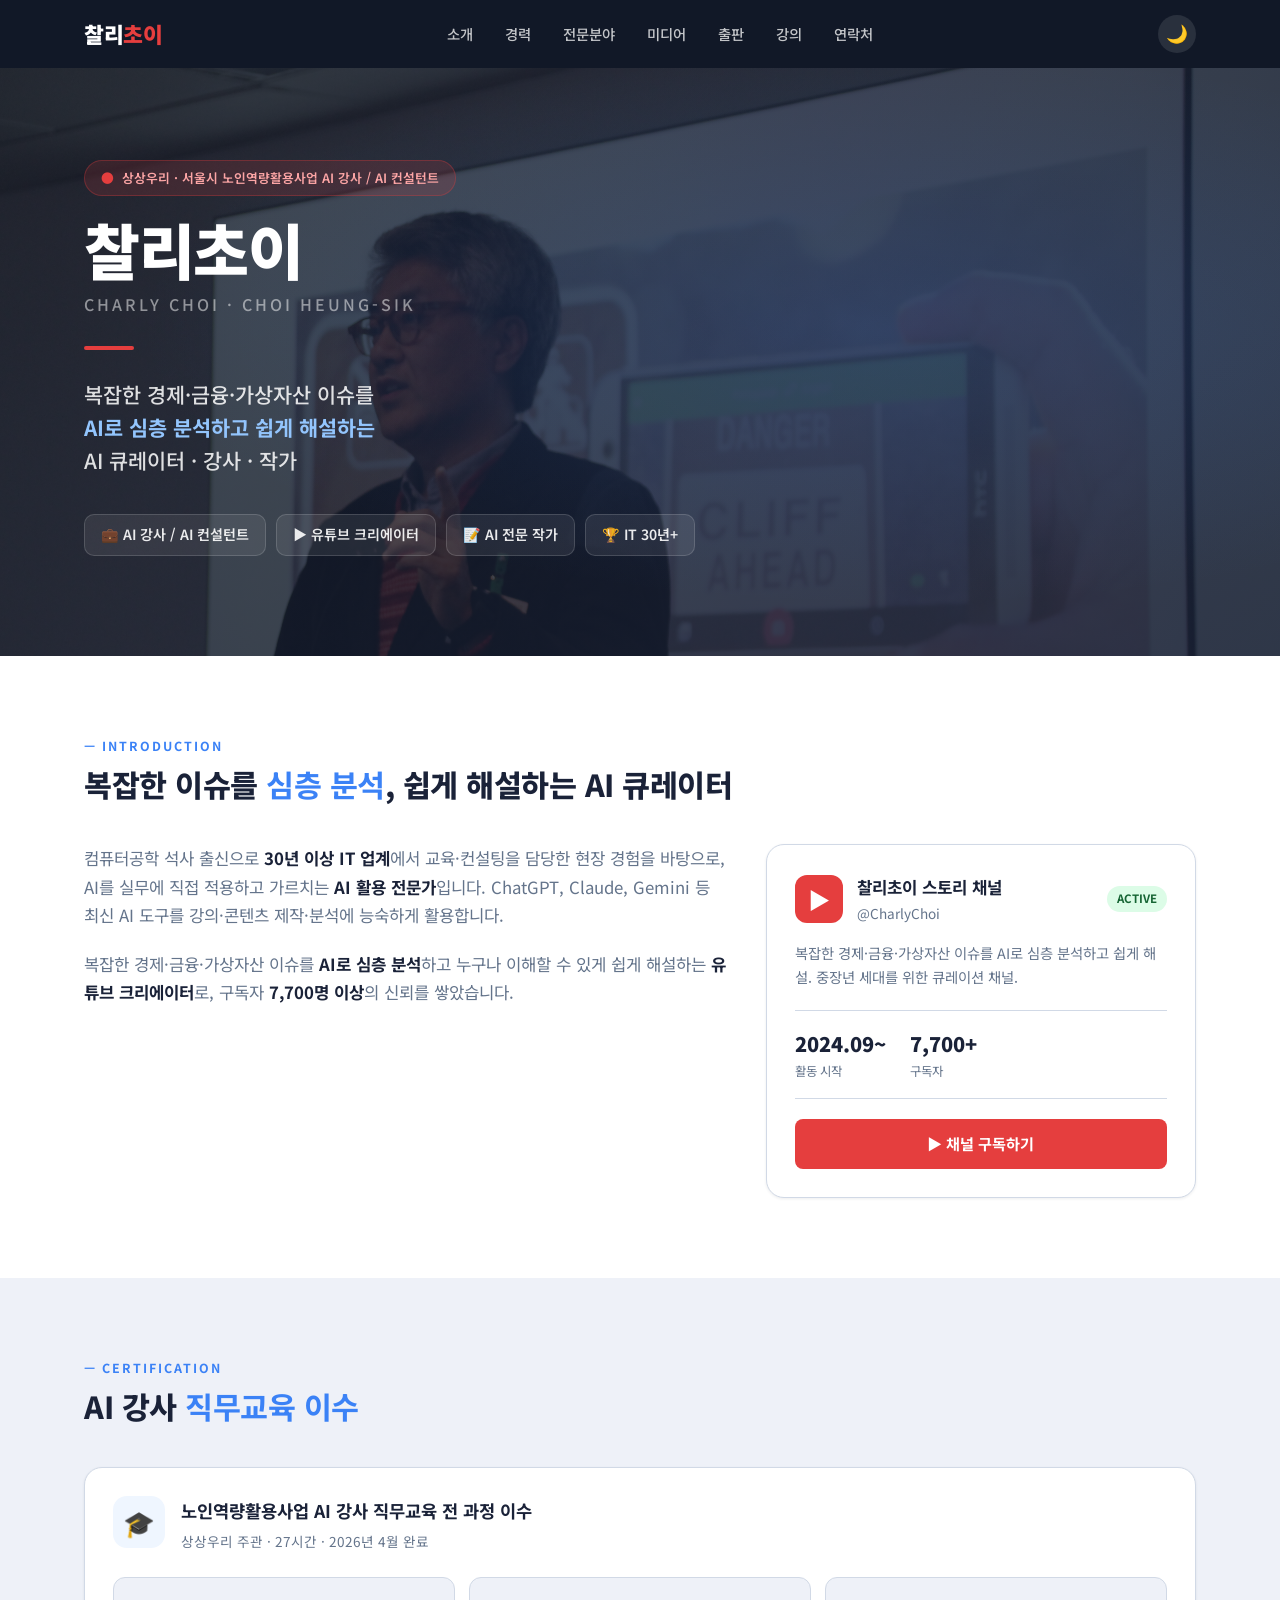
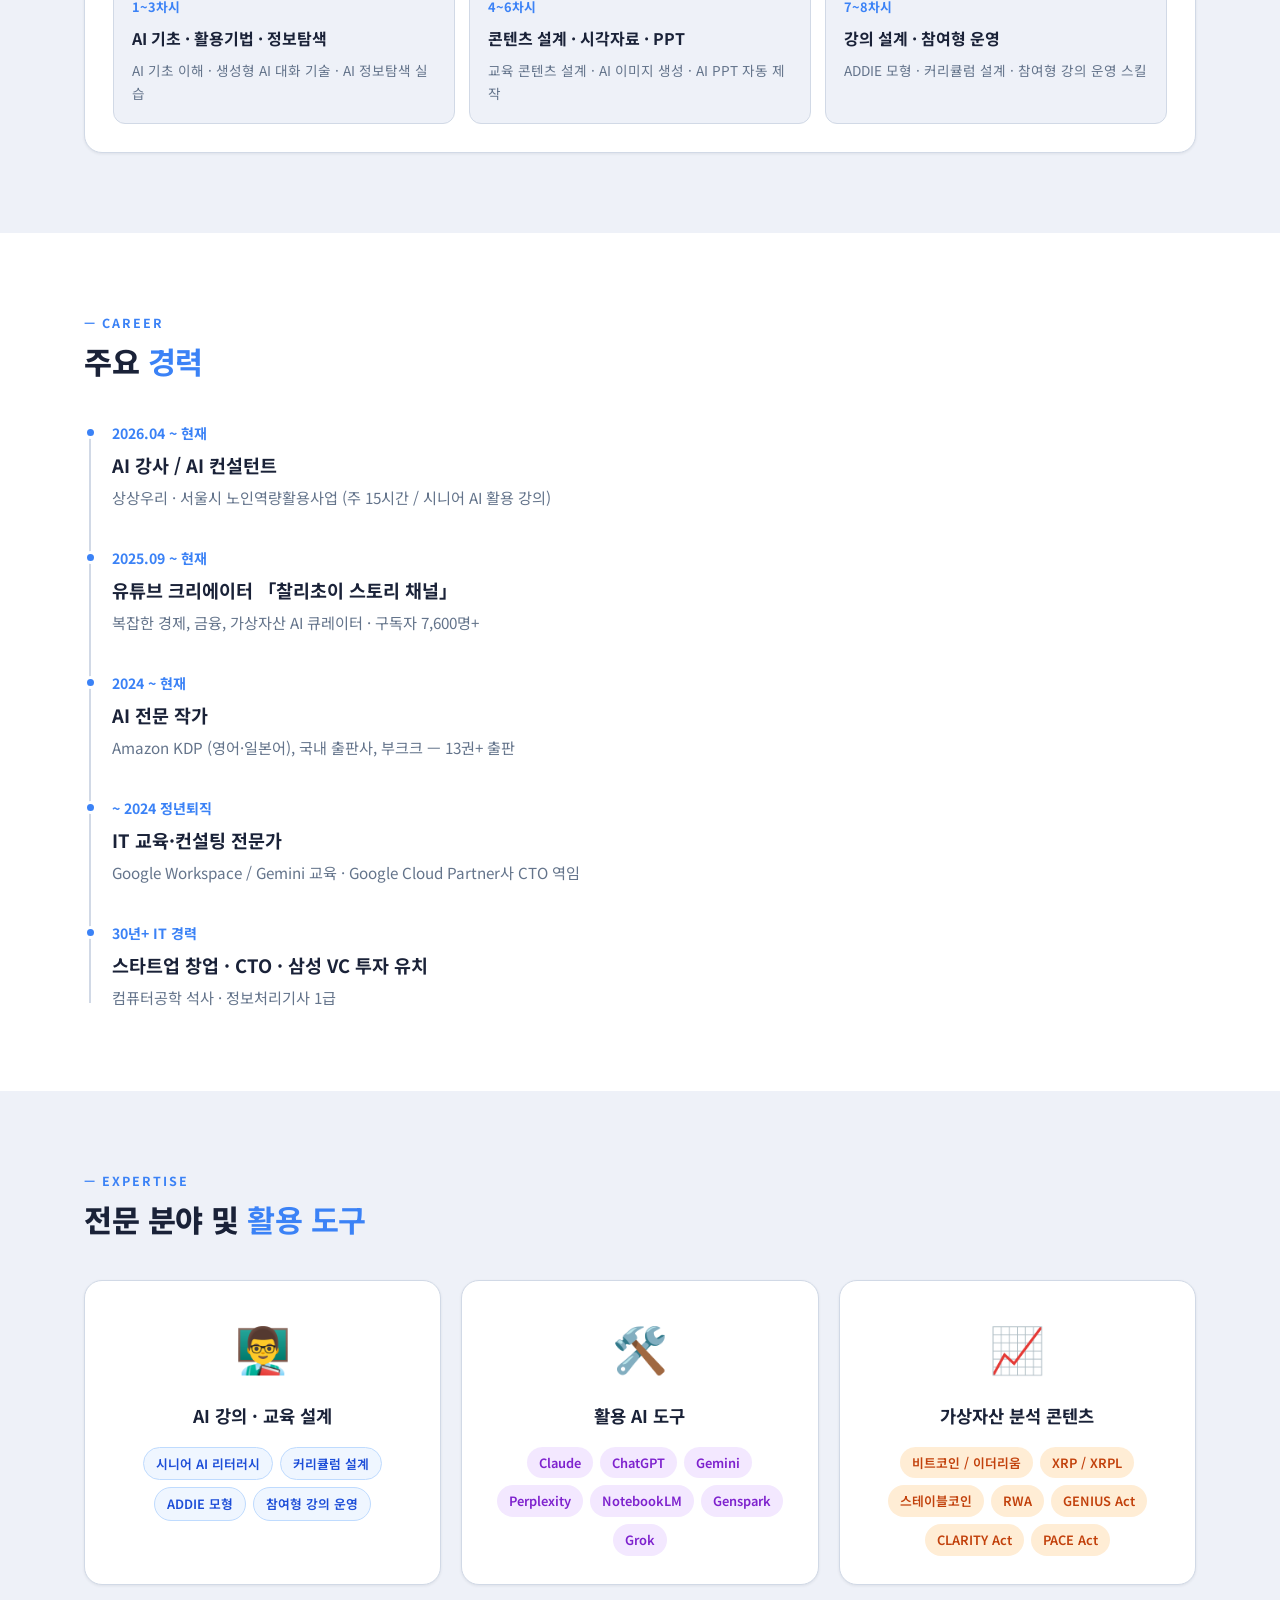
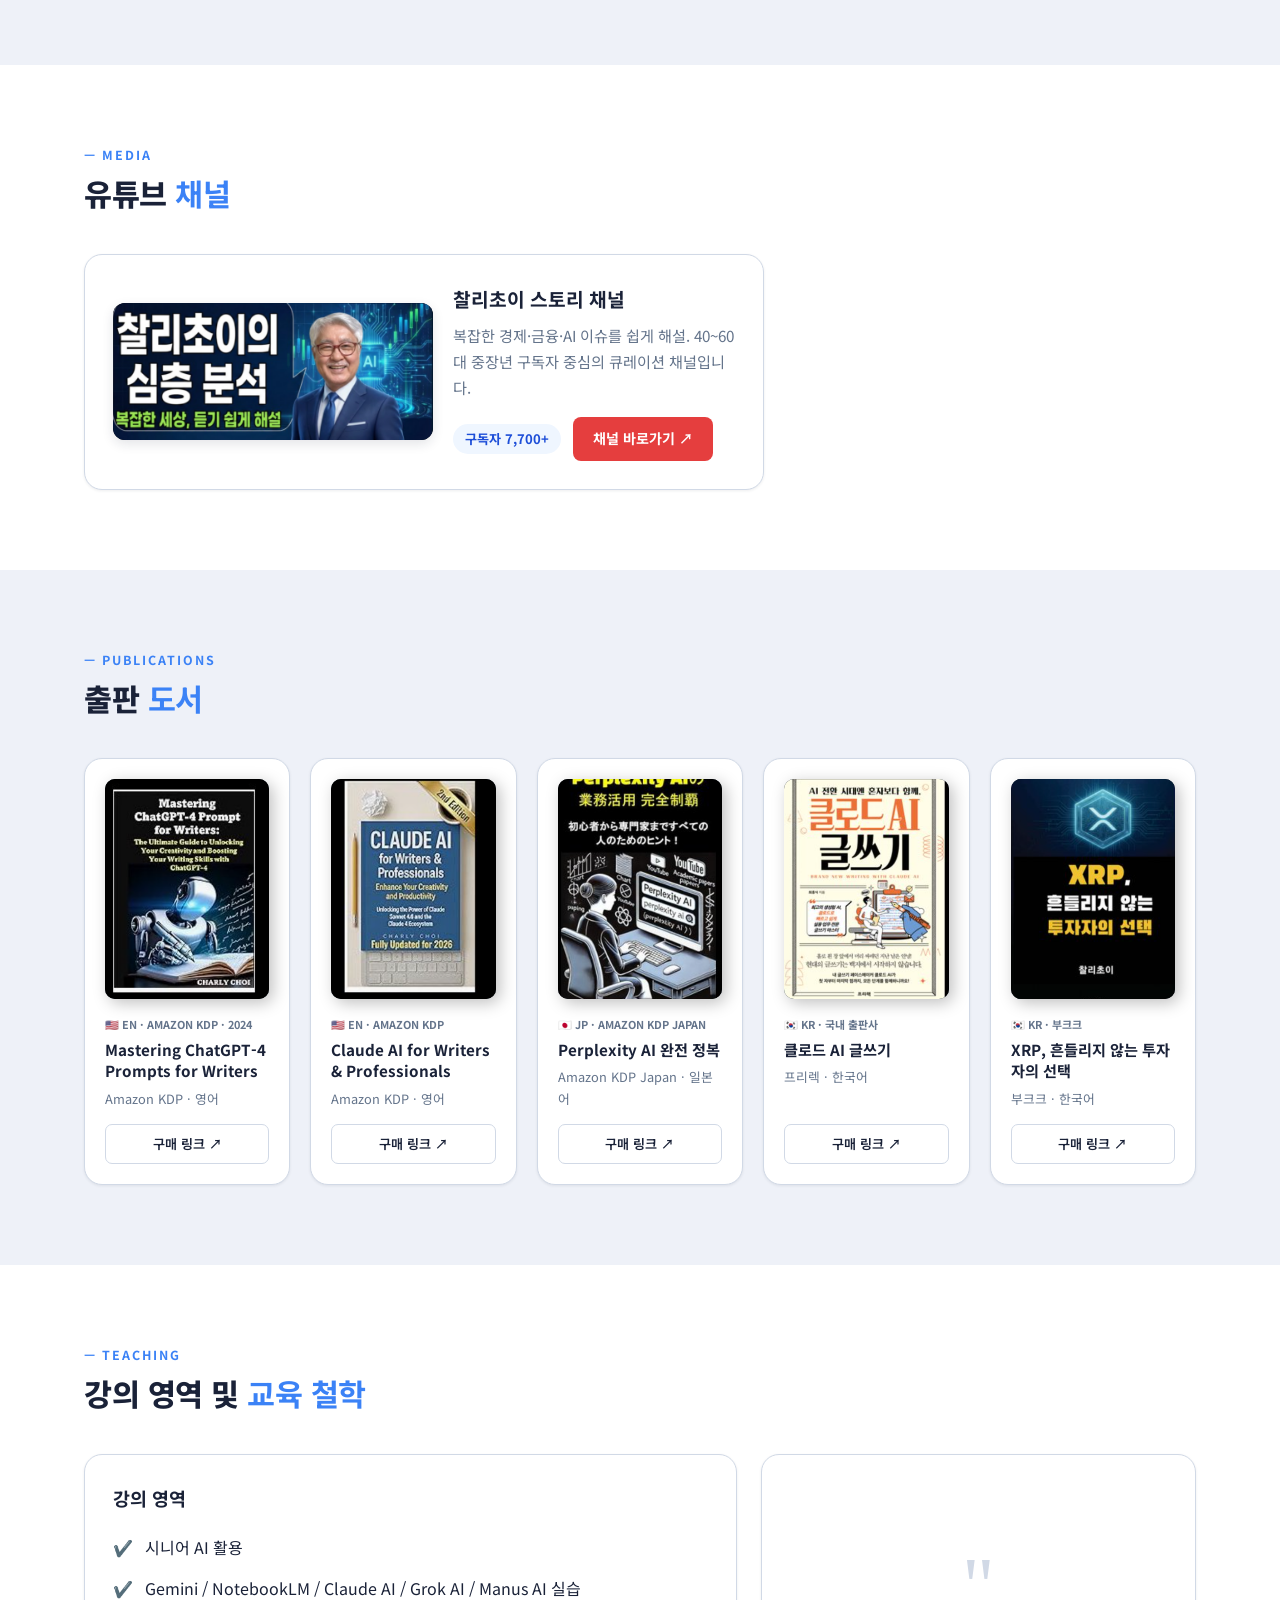
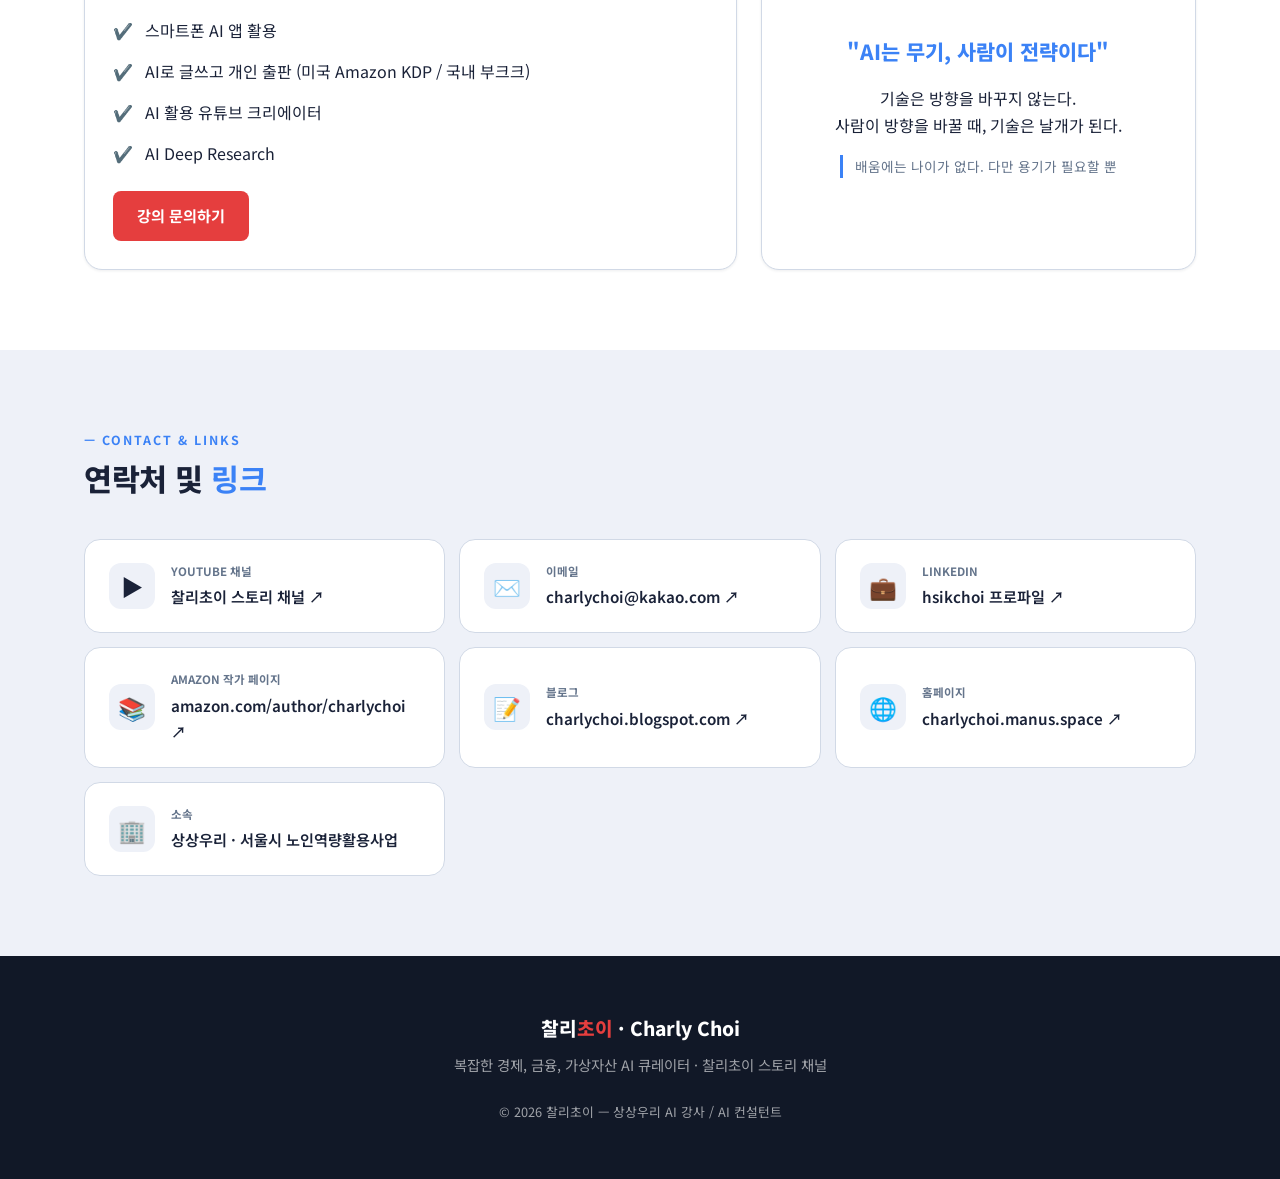
<file: index.html>
<!DOCTYPE html>
<html lang="ko" data-theme="light">
<head>
    <meta charset="UTF-8">
    <meta name="viewport" content="width=device-width, initial-scale=1.0">
    <title>찰리초이 - AI 큐레이터 · 강사 · 작가</title>
    <meta name="description" content="복잡한 경제·금융·가상자산 이슈를 AI로 심층 분석하고 쉽게 해설하는 AI 큐레이터 찰리초이의 홈페이지입니다.">
    <link rel="preconnect" href="https://fonts.googleapis.com">
    <link rel="preconnect" href="https://fonts.gstatic.com" crossorigin>
    <link href="https://fonts.googleapis.com/css2?family=Noto+Sans+KR:wght@400;500;700;900&display=swap" rel="stylesheet">

<style>
/* ─── CSS 변수 ─── */
:root {
    --navy:       #1a2238;
    --navy-dark:  #111827;
    --navy-mid:   #243050;
    --red:        #e53e3e;
    --red-hover:  #c53030;
    --blue:       #3b82f6;
    --blue-light: #eff6ff;
    --lavender:   #eef1f8;
    --white:      #ffffff;
    --text-main:  #1a2238;
    --text-muted: #64748b;
    --border:     #d1d9e6;
    --shadow-sm:  0 1px 3px rgba(26,34,56,.08);
    --shadow-md:  0 4px 12px rgba(26,34,56,.12);
    --shadow-lg:  0 10px 30px rgba(26,34,56,.15);
}

[data-theme="dark"] {
    --navy:       #0f172a;
    --navy-dark:  #020617;
    --navy-mid:   #1e293b;
    --lavender:   #1e293b;
    --white:      #1e293b;
    --text-main:  #f1f5f9;
    --text-muted: #94a3b8;
    --border:     #334155;
    --blue-light: rgba(59,130,246,.15);
    --shadow-sm:  0 1px 3px rgba(0,0,0,.4);
    --shadow-md:  0 4px 12px rgba(0,0,0,.4);
    --shadow-lg:  0 10px 30px rgba(0,0,0,.5);
}

/* ─── 리셋 & 기본 ─── */
*, *::before, *::after { box-sizing: border-box; margin: 0; padding: 0; }

html { scroll-behavior: smooth; }

body {
    font-family: 'Noto Sans KR', -apple-system, BlinkMacSystemFont, sans-serif;
    background-color: var(--lavender);
    color: var(--text-main);
    line-height: 1.7;
    -webkit-font-smoothing: antialiased;
    transition: background-color .3s, color .3s;
}

a { text-decoration: none; color: inherit; }
ul { list-style: none; }
img { max-width: 100%; display: block; }

.container {
    max-width: 1160px;
    margin: 0 auto;
    padding: 0 24px;
}

/* ─── 유틸 ─── */
.hl { color: var(--blue); font-weight: 700; }
.hl-red { color: var(--red); font-weight: 700; }

/* ─── 헤더 ─── */
.header {
    position: fixed;
    top: 0; left: 0;
    width: 100%;
    z-index: 200;
    background-color: var(--navy-dark);
    transition: box-shadow .3s;
}

.header.scrolled { box-shadow: 0 2px 20px rgba(0,0,0,.5); }

.header-inner {
    display: flex;
    align-items: center;
    justify-content: space-between;
    height: 68px;
}

.logo {
    font-size: 1.35rem;
    font-weight: 900;
    color: #fff;
    letter-spacing: -0.5px;
}
.logo span { color: var(--red); }

.nav { display: none; }

@media (min-width: 768px) {
    .nav { display: flex; gap: 2rem; }
    .nav a {
        font-size: .9rem;
        font-weight: 500;
        color: rgba(255,255,255,.75);
        transition: color .2s;
    }
    .nav a:hover { color: #fff; }
}

.header-right {
    display: flex;
    align-items: center;
    gap: 12px;
}

.theme-btn {
    background: rgba(255,255,255,.1);
    border: none;
    border-radius: 50%;
    width: 38px; height: 38px;
    cursor: pointer;
    display: flex;
    align-items: center;
    justify-content: center;
    font-size: 1.1rem;
    color: #fff;
    transition: background .2s;
}
.theme-btn:hover { background: rgba(255,255,255,.2); }
[data-theme="dark"]  .icon-moon { display: none; }
[data-theme="light"] .icon-sun  { display: none; }

.mobile-btn {
    display: flex;
    flex-direction: column;
    gap: 5px;
    background: none;
    border: none;
    cursor: pointer;
    padding: 4px;
}
.mobile-btn span {
    display: block;
    width: 24px; height: 2px;
    background: #fff;
    border-radius: 2px;
    transition: all .3s;
}
@media (min-width: 768px) { .mobile-btn { display: none; } }

/* 모바일 메뉴 오픈 */
body.nav-open .nav {
    display: flex;
    flex-direction: column;
    align-items: center;
    gap: 1.5rem;
    position: fixed;
    top: 68px; left: 0;
    width: 100%;
    height: calc(100vh - 68px);
    background-color: var(--navy-dark);
    padding: 48px 24px;
    z-index: 199;
    overflow: auto;
}
body.nav-open .nav a { font-size: 1.2rem; color: #fff; }
body.nav-open { overflow: hidden; }

/* ─── 히어로 ─── */
.hero {
    background: linear-gradient(135deg, rgba(17,24,39,0.75) 0%, rgba(26,34,56,0.9) 100%), url('photo.jpg') center/cover no-repeat;
    background-attachment: fixed;
    padding: 160px 0 100px;
    position: relative;
    overflow: hidden;
}

.hero::after {
    content: '';
    position: absolute;
    inset: 0;
    background: radial-gradient(ellipse at 70% 50%, rgba(59,130,246,.15) 0%, transparent 60%);
    pointer-events: none;
}

.hero-inner {
    display: grid;
    grid-template-columns: 1fr;
    gap: 40px;
    align-items: center;
    position: relative;
    z-index: 1;
}

@media (min-width: 768px) {
    .hero-inner { grid-template-columns: 3fr 2fr; }
}

.hero-badge {
    display: inline-flex;
    align-items: center;
    gap: 8px;
    padding: 6px 16px;
    background: rgba(229,62,62,.15);
    border: 1px solid rgba(229,62,62,.3);
    border-radius: 30px;
    font-size: .8rem;
    font-weight: 600;
    color: #fca5a5;
    margin-bottom: 20px;
}
.hero-badge::before { content: "●"; color: var(--red); }

.hero-name {
    font-size: 3.8rem;
    font-weight: 900;
    color: #fff;
    letter-spacing: -1.5px;
    line-height: 1.1;
    margin-bottom: 8px;
}

.hero-en {
    font-size: 1rem;
    font-weight: 500;
    color: rgba(255,255,255,.5);
    letter-spacing: 3px;
    margin-bottom: 28px;
}

.hero-divider {
    width: 50px; height: 4px;
    background: var(--red);
    border-radius: 2px;
    margin-bottom: 28px;
}

.hero-desc {
    font-size: 1.3rem;
    font-weight: 500;
    color: rgba(255,255,255,.85);
    line-height: 1.6;
    margin-bottom: 36px;
}
.hero-desc .hl { color: #93c5fd; }

.hero-tags {
    display: flex;
    flex-wrap: wrap;
    gap: 10px;
}

.hero-tag {
    display: inline-flex;
    align-items: center;
    gap: 6px;
    padding: 8px 16px;
    background: rgba(255,255,255,.08);
    border: 1px solid rgba(255,255,255,.15);
    border-radius: 10px;
    font-size: .88rem;
    font-weight: 600;
    color: rgba(255,255,255,.9);
}

.hero-photo-wrap {
    display: flex;
    justify-content: center;
}

.hero-photo {
    width: 260px; height: 320px;
    background: linear-gradient(145deg, #243050 0%, #1a2238 100%);
    border-radius: 20px;
    border: 2px solid rgba(255,255,255,.12);
    display: flex;
    align-items: center;
    justify-content: center;
    flex-direction: column;
    gap: 12px;
    color: rgba(255,255,255,.35);
    font-size: .85rem;
    text-align: center;
    box-shadow: 0 20px 60px rgba(0,0,0,.5);
}
.hero-photo .photo-icon { font-size: 3rem; }

@media (max-width: 767px) {
    .hero-name { font-size: 2.5rem; }
    .hero-desc { font-size: 1.1rem; }
    .hero-photo { width: 200px; height: 240px; }
}

/* ─── 공통 섹션 ─── */
.section { padding: 80px 0; background-color: var(--white); }
.section.bg-lav { background-color: var(--lavender); }

@media (max-width: 767px) { .section { padding: 60px 0; } }

.sec-label {
    display: block;
    font-size: .78rem;
    font-weight: 700;
    color: var(--blue);
    letter-spacing: 2px;
    text-transform: uppercase;
    margin-bottom: 8px;
}
.sec-label::before { content: "— "; }

.sec-title {
    font-size: 1.9rem;
    font-weight: 800;
    letter-spacing: -0.5px;
    line-height: 1.3;
    margin-bottom: 40px;
}

@media (max-width: 767px) { .sec-title { font-size: 1.5rem; } }

/* ─── 카드 기본 ─── */
.card {
    background: var(--white);
    border-radius: 18px;
    border: 1px solid var(--border);
    padding: 28px;
    box-shadow: var(--shadow-sm);
    transition: transform .25s, box-shadow .25s;
}
.card:hover { transform: translateY(-3px); box-shadow: var(--shadow-md); }

/* ─── 버튼 ─── */
.btn {
    display: inline-block;
    padding: 12px 24px;
    border-radius: 8px;
    font-weight: 700;
    font-size: .95rem;
    text-align: center;
    cursor: pointer;
    border: none;
    transition: all .2s;
}
.btn-red { background: var(--red); color: #fff; }
.btn-red:hover { background: var(--red-hover); }
.btn-outline {
    padding: 8px 18px;
    font-size: .82rem;
    border: 1.5px solid var(--border);
    background: transparent;
    color: var(--text-main);
    border-radius: 7px;
    font-weight: 600;
}
.btn-outline:hover { border-color: var(--text-main); }

/* ─── 소개 섹션 ─── */
.intro-grid {
    display: grid;
    grid-template-columns: 1fr;
    gap: 36px;
}
@media (min-width: 900px) {
    .intro-grid { grid-template-columns: 3fr 2fr; }
}

.intro-text p {
    font-size: 1.05rem;
    color: var(--text-muted);
    margin-bottom: 20px;
}
.intro-text strong { color: var(--text-main); }

.channel-card { display: flex; flex-direction: column; gap: 0; }

.channel-top {
    display: flex;
    align-items: center;
    gap: 14px;
    margin-bottom: 16px;
}
.ch-icon {
    width: 48px; height: 48px;
    background: var(--red);
    border-radius: 12px;
    display: flex; align-items: center; justify-content: center;
    font-size: 1.4rem;
    color: #fff;
    flex-shrink: 0;
}
.ch-name { font-size: 1.05rem; font-weight: 700; }
.ch-handle { font-size: .85rem; color: var(--text-muted); }
.active-badge {
    margin-left: auto;
    padding: 3px 10px;
    background: #dcfce7;
    color: #166534;
    font-size: .72rem;
    font-weight: 700;
    border-radius: 20px;
}
[data-theme="dark"] .active-badge { background: rgba(22,101,52,.3); color: #4ade80; }

.ch-desc { font-size: .9rem; color: var(--text-muted); margin-bottom: 20px; }

.ch-stats {
    display: flex;
    gap: 24px;
    padding: 16px 0;
    border-top: 1px solid var(--border);
    border-bottom: 1px solid var(--border);
    margin-bottom: 20px;
}
.stat-v { display: block; font-size: 1.25rem; font-weight: 900; }
.stat-l { display: block; font-size: .78rem; color: var(--text-muted); }

/* ─── 자격 섹션 ─── */
.cert-card { }

.cert-top {
    display: flex;
    align-items: flex-start;
    gap: 16px;
    margin-bottom: 24px;
}
.cert-ico {
    width: 52px; height: 52px;
    background: var(--blue-light);
    border-radius: 14px;
    display: flex; align-items: center; justify-content: center;
    font-size: 1.6rem;
    flex-shrink: 0;
}
.cert-name { font-size: 1.1rem; font-weight: 700; margin-bottom: 4px; }
.cert-org-txt { font-size: .85rem; color: var(--text-muted); }

.cert-3col {
    display: grid;
    grid-template-columns: 1fr;
    gap: 14px;
}
@media (min-width: 640px) { .cert-3col { grid-template-columns: repeat(3, 1fr); } }

.cert-item {
    background: var(--lavender);
    border: 1px solid var(--border);
    border-radius: 12px;
    padding: 18px;
}
[data-theme="dark"] .cert-item { background: rgba(255,255,255,.04); }

.cert-time { display: block; font-size: .8rem; font-weight: 700; color: var(--blue); margin-bottom: 8px; }
.cert-item h4 { font-size: 1rem; margin-bottom: 6px; }
.cert-item p { font-size: .85rem; color: var(--text-muted); }

/* ─── 경력 타임라인 ─── */
.timeline { position: relative; padding-left: 28px; }
.timeline::before {
    content: '';
    position: absolute;
    left: 5px; top: 8px; bottom: 8px;
    width: 2px;
    background: var(--border);
}
.tl-item { position: relative; margin-bottom: 36px; }
.tl-item:last-child { margin-bottom: 0; }
.tl-dot {
    position: absolute;
    left: -28px; top: 4px;
    width: 13px; height: 13px;
    background: var(--blue);
    border-radius: 50%;
    border: 3px solid var(--white);
}
[data-theme="dark"] .tl-dot { border-color: var(--lavender); }
.tl-date { font-size: .88rem; font-weight: 700; color: var(--blue); margin-bottom: 4px; }
.tl-title { font-size: 1.15rem; font-weight: 700; margin-bottom: 4px; }
.tl-desc { font-size: .95rem; color: var(--text-muted); }

/* ─── 전문분야 ─── */
.exp-grid {
    display: grid;
    grid-template-columns: 1fr;
    gap: 20px;
}
@media (min-width: 640px) { .exp-grid { grid-template-columns: repeat(3, 1fr); } }

.exp-card {
    display: flex;
    flex-direction: column;
    align-items: center;
    text-align: center;
}
.exp-icon { font-size: 2.8rem; margin-bottom: 16px; }
.exp-card h3 { font-size: 1.1rem; font-weight: 700; margin-bottom: 16px; }

.pills { display: flex; flex-wrap: wrap; justify-content: center; gap: 7px; }
.pill {
    padding: 5px 12px;
    border-radius: 20px;
    font-size: .8rem;
    font-weight: 600;
}
.pill-blue { background: var(--blue-light); color: #1d4ed8; border: 1px solid #bfdbfe; }
[data-theme="dark"] .pill-blue { background: rgba(59,130,246,.15); color: #93c5fd; border-color: rgba(59,130,246,.3); }
.pill-purple { background: #f3e8ff; color: #7e22ce; }
[data-theme="dark"] .pill-purple { background: rgba(126,34,206,.2); color: #d8b4fe; }
.pill-orange { background: #ffedd5; color: #c2410c; }
[data-theme="dark"] .pill-orange { background: rgba(194,65,12,.2); color: #fdba74; }

/* ─── 출판 도서 ─── */
.books-grid {
    display: grid;
    grid-template-columns: repeat(2, 1fr);
    gap: 20px;
}
@media (min-width: 640px)  { .books-grid { grid-template-columns: repeat(3, 1fr); } }
@media (min-width: 1024px) { .books-grid { grid-template-columns: repeat(5, 1fr); } }

.book-card {
    display: flex;
    flex-direction: column;
    padding: 20px;
}
.book-cover {
    width: 100%;
    aspect-ratio: 3/4;
    border-radius: 10px;
    margin-bottom: 16px;
    overflow: hidden;
    box-shadow: 4px 4px 16px rgba(0,0,0,.25);
    background: #1f2937;
}
.book-cover img {
    width: 100%;
    height: 100%;
    object-fit: cover;
    display: block;
    transition: transform .3s ease;
}
.book-card:hover .book-cover img {
    transform: scale(1.05);
}

.book-badge {
    font-size: .68rem;
    font-weight: 700;
    color: var(--text-muted);
    margin-bottom: 6px;
    display: block;
}
.book-title { font-size: .95rem; font-weight: 700; line-height: 1.4; margin-bottom: 6px; }
.book-pub { font-size: .8rem; color: var(--text-muted); margin-bottom: 14px; flex-grow: 1; }
.book-card .btn { width: 100%; }

/* ─── 강의 섹션 ─── */
.teach-grid {
    display: grid;
    grid-template-columns: 1fr;
    gap: 24px;
}
@media (min-width: 900px) { .teach-grid { grid-template-columns: 3fr 2fr; } }

.check-list li {
    display: flex;
    align-items: flex-start;
    gap: 12px;
    margin-bottom: 14px;
    font-size: 1rem;
}
.check-list .chk { color: #10b981; flex-shrink: 0; }

.quote-card {
    display: flex;
    flex-direction: column;
    align-items: center;
    justify-content: center;
    text-align: center;
    padding: 40px 28px;
}
.quote-mark {
    font-family: serif;
    font-size: 5rem;
    line-height: 1;
    color: var(--border);
    margin-bottom: 8px;
}
.quote-text {
    font-size: 1.3rem;
    font-weight: 800;
    color: var(--blue);
    margin-bottom: 16px;
}
.quote-sub { font-size: 1rem; color: var(--text-main); margin-bottom: 16px; }
.quote-caption {
    font-size: .85rem;
    color: var(--text-muted);
    border-left: 3px solid var(--blue);
    padding-left: 12px;
    text-align: left;
}

/* ─── 미디어 섹션 ─── */
.media-card {
    max-width: 680px;
    display: flex;
    flex-direction: column;
    gap: 20px;
}
@media (min-width: 640px) { .media-card { flex-direction: row; align-items: center; } }

.media-thumb {
    width: 100%;
    max-width: 320px;
    border-radius: 12px;
    overflow: hidden;
    flex-shrink: 0;
    box-shadow: var(--shadow-md);
    background: #000;
}
.media-thumb img {
    width: 100%;
    height: auto;
    display: block;
    transition: transform .3s ease;
}
.media-thumb img:hover {
    transform: scale(1.03);
}

/* ─── 연락처 ─── */
.links-grid {
    display: grid;
    grid-template-columns: 1fr;
    gap: 14px;
}
@media (min-width: 640px)  { .links-grid { grid-template-columns: repeat(2, 1fr); } }
@media (min-width: 1024px) { .links-grid { grid-template-columns: repeat(3, 1fr); } }

.link-card {
    display: flex;
    align-items: center;
    gap: 16px;
    padding: 22px 24px;
    border-radius: 16px;
    border: 1px solid var(--border);
    background: var(--white);
    transition: all .2s;
}
.link-card.clickable:hover {
    border-color: var(--blue);
    transform: translateY(-2px);
    box-shadow: var(--shadow-md);
}
.link-card.clickable:hover .link-title { color: var(--blue); }

.link-ico {
    width: 46px; height: 46px;
    background: var(--lavender);
    border-radius: 12px;
    display: flex; align-items: center; justify-content: center;
    font-size: 1.4rem;
    flex-shrink: 0;
}
.link-label { display: block; font-size: .72rem; font-weight: 700; color: var(--text-muted); margin-bottom: 3px; }
.link-title { font-size: .95rem; font-weight: 600; }

/* ─── 푸터 ─── */
.footer {
    background-color: var(--navy-dark);
    color: rgba(255,255,255,.6);
    text-align: center;
    padding: 56px 24px;
}
.footer-name { font-size: 1.2rem; font-weight: 800; color: #fff; margin-bottom: 8px; }
.footer-name span { color: var(--red); }
.footer-desc { font-size: .9rem; margin-bottom: 24px; }
.footer-copy { font-size: .8rem; }

/* ─── 스크롤 부드럽게 ─── */
@media (prefers-reduced-motion: no-preference) {
    html { scroll-behavior: smooth; }
}
</style>
</head>
<body>

<!-- ════════ 헤더 ════════ -->
<header class="header" id="site-header">
    <div class="container header-inner">
        <a href="#" class="logo">찰리<span>초이</span></a>
        <nav class="nav" id="main-nav">
            <a href="#intro">소개</a>
            <a href="#career">경력</a>
            <a href="#expertise">전문분야</a>
            <a href="#media">미디어</a>
            <a href="#publications">출판</a>
            <a href="#teaching">강의</a>
            <a href="#contact">연락처</a>
        </nav>
        <div class="header-right">
            <button class="theme-btn" id="theme-toggle" aria-label="다크모드 전환">
                <span class="icon-sun">☀️</span>
                <span class="icon-moon">🌙</span>
            </button>
            <button class="mobile-btn" id="mobile-menu-btn" aria-label="메뉴">
                <span></span><span></span><span></span>
            </button>
        </div>
    </div>
</header>

<!-- ════════ 히어로 ════════ -->
<section class="hero">
    <div class="container">
        <div class="hero-inner">
            <div class="hero-text">
                <div class="hero-badge">상상우리 · 서울시 노인역량활용사업 AI 강사 / AI 컨설턴트</div>
                <h1 class="hero-name">찰리초이</h1>
                <p class="hero-en">CHARLY CHOI · CHOI HEUNG-SIK</p>
                <div class="hero-divider"></div>
                <p class="hero-desc">
                    복잡한 경제·금융·가상자산 이슈를<br>
                    <span class="hl" style="color:#93c5fd;">AI로 심층 분석하고 쉽게 해설하는</span><br>
                    AI 큐레이터 · 강사 · 작가
                </p>
                <div class="hero-tags">
                    <span class="hero-tag">💼 AI 강사 / AI 컨설턴트</span>
                    <span class="hero-tag">▶️ 유튜브 크리에이터</span>
                    <span class="hero-tag">📝 AI 전문 작가</span>
                    <span class="hero-tag">🏆 IT 30년+</span>
                </div>
        </div>
    </div>
</section>

<!-- ════════ 소개 ════════ -->
<section class="section" id="intro">
    <div class="container">
        <span class="sec-label">INTRODUCTION</span>
        <h2 class="sec-title">복잡한 이슈를 <span class="hl">심층 분석</span>, 쉽게 해설하는 AI 큐레이터</h2>
        <div class="intro-grid">
            <div class="intro-text">
                <p>컴퓨터공학 석사 출신으로 <strong>30년 이상 IT 업계</strong>에서 교육·컨설팅을 담당한 현장 경험을 바탕으로, AI를 실무에 직접 적용하고 가르치는 <strong>AI 활용 전문가</strong>입니다. ChatGPT, Claude, Gemini 등 최신 AI 도구를 강의·콘텐츠 제작·분석에 능숙하게 활용합니다.</p>
                <p>복잡한 경제·금융·가상자산 이슈를 <strong>AI로 심층 분석</strong>하고 누구나 이해할 수 있게 쉽게 해설하는 <strong>유튜브 크리에이터</strong>로, 구독자 <strong>7,700명 이상</strong>의 신뢰를 쌓았습니다.</p>
            </div>
            <div class="card channel-card">
                <div class="channel-top">
                    <div class="ch-icon">▶️</div>
                    <div>
                        <div class="ch-name">찰리초이 스토리 채널</div>
                        <div class="ch-handle">@CharlyChoi</div>
                    </div>
                    <span class="active-badge">ACTIVE</span>
                </div>
                <p class="ch-desc">복잡한 경제·금융·가상자산 이슈를 AI로 심층 분석하고 쉽게 해설. 중장년 세대를 위한 큐레이션 채널.</p>
                <div class="ch-stats">
                    <div>
                        <span class="stat-v">2024.09~</span>
                        <span class="stat-l">활동 시작</span>
                    </div>
                    <div>
                        <span class="stat-v">7,700+</span>
                        <span class="stat-l">구독자</span>
                    </div>
                </div>
                <a href="https://youtube.com/@CharlyChoi" target="_blank" class="btn btn-red">▶️ 채널 구독하기</a>
            </div>
        </div>
    </div>
</section>

<!-- ════════ AI 강사 직무교육 ════════ -->
<section class="section bg-lav" id="certification">
    <div class="container">
        <span class="sec-label">CERTIFICATION</span>
        <h2 class="sec-title">AI 강사 <span class="hl">직무교육 이수</span></h2>
        <div class="card cert-card">
            <div class="cert-top">
                <div class="cert-ico">🎓</div>
                <div>
                    <div class="cert-name">노인역량활용사업 AI 강사 직무교육 전 과정 이수</div>
                    <div class="cert-org-txt">상상우리 주관 · 27시간 · 2026년 4월 완료</div>
                </div>
            </div>
            <div class="cert-3col">
                <div class="cert-item">
                    <span class="cert-time">1~3차시</span>
                    <h4>AI 기초 · 활용기법 · 정보탐색</h4>
                    <p>AI 기초 이해 · 생성형 AI 대화 기술 · AI 정보탐색 실습</p>
                </div>
                <div class="cert-item">
                    <span class="cert-time">4~6차시</span>
                    <h4>콘텐츠 설계 · 시각자료 · PPT</h4>
                    <p>교육 콘텐츠 설계 · AI 이미지 생성 · AI PPT 자동 제작</p>
                </div>
                <div class="cert-item">
                    <span class="cert-time">7~8차시</span>
                    <h4>강의 설계 · 참여형 운영</h4>
                    <p>ADDIE 모형 · 커리큘럼 설계 · 참여형 강의 운영 스킬</p>
                </div>
            </div>
        </div>
    </div>
</section>

<!-- ════════ 경력 ════════ -->
<section class="section" id="career">
    <div class="container">
        <span class="sec-label">CAREER</span>
        <h2 class="sec-title">주요 <span class="hl">경력</span></h2>
        <div class="timeline">
            <div class="tl-item">
                <div class="tl-dot"></div>
                <div class="tl-date">2026.04 ~ 현재</div>
                <h3 class="tl-title">AI 강사 / AI 컨설턴트</h3>
                <p class="tl-desc">상상우리 · 서울시 노인역량활용사업 (주 15시간 / 시니어 AI 활용 강의)</p>
            </div>
            <div class="tl-item">
                <div class="tl-dot"></div>
                <div class="tl-date">2025.09 ~ 현재</div>
                <h3 class="tl-title">유튜브 크리에이터 「찰리초이 스토리 채널」</h3>
                <p class="tl-desc">복잡한 경제, 금융, 가상자산 AI 큐레이터 · 구독자 7,600명+</p>
            </div>
            <div class="tl-item">
                <div class="tl-dot"></div>
                <div class="tl-date">2024 ~ 현재</div>
                <h3 class="tl-title">AI 전문 작가</h3>
                <p class="tl-desc">Amazon KDP (영어·일본어), 국내 출판사, 부크크 — 13권+ 출판</p>
            </div>
            <div class="tl-item">
                <div class="tl-dot"></div>
                <div class="tl-date">~ 2024 정년퇴직</div>
                <h3 class="tl-title">IT 교육·컨설팅 전문가</h3>
                <p class="tl-desc">Google Workspace / Gemini 교육 · Google Cloud Partner사 CTO 역임</p>
            </div>
            <div class="tl-item">
                <div class="tl-dot"></div>
                <div class="tl-date">30년+ IT 경력</div>
                <h3 class="tl-title">스타트업 창업 · CTO · 삼성 VC 투자 유치</h3>
                <p class="tl-desc">컴퓨터공학 석사 · 정보처리기사 1급</p>
            </div>
        </div>
    </div>
</section>

<!-- ════════ 전문분야 ════════ -->
<section class="section bg-lav" id="expertise">
    <div class="container">
        <span class="sec-label">EXPERTISE</span>
        <h2 class="sec-title">전문 분야 및 <span class="hl">활용 도구</span></h2>
        <div class="exp-grid">
            <div class="card exp-card">
                <div class="exp-icon">👨‍🏫</div>
                <h3>AI 강의 · 교육 설계</h3>
                <div class="pills">
                    <span class="pill pill-blue">시니어 AI 리터러시</span>
                    <span class="pill pill-blue">커리큘럼 설계</span>
                    <span class="pill pill-blue">ADDIE 모형</span>
                    <span class="pill pill-blue">참여형 강의 운영</span>
                </div>
            </div>
            <div class="card exp-card">
                <div class="exp-icon">🛠️</div>
                <h3>활용 AI 도구</h3>
                <div class="pills">
                    <span class="pill pill-purple">Claude</span>
                    <span class="pill pill-purple">ChatGPT</span>
                    <span class="pill pill-purple">Gemini</span>
                    <span class="pill pill-purple">Perplexity</span>
                    <span class="pill pill-purple">NotebookLM</span>
                    <span class="pill pill-purple">Genspark</span>
                    <span class="pill pill-purple">Grok</span>
                </div>
            </div>
            <div class="card exp-card">
                <div class="exp-icon">📈</div>
                <h3>가상자산 분석 콘텐츠</h3>
                <div class="pills">
                    <span class="pill pill-orange">비트코인 / 이더리움</span>
                    <span class="pill pill-orange">XRP / XRPL</span>
                    <span class="pill pill-orange">스테이블코인</span>
                    <span class="pill pill-orange">RWA</span>
                    <span class="pill pill-orange">GENIUS Act</span>
                    <span class="pill pill-orange">CLARITY Act</span>
                    <span class="pill pill-orange">PACE Act</span>
                </div>
            </div>
        </div>
    </div>
</section>

<!-- ════════ 미디어 ════════ -->
<section class="section" id="media">
    <div class="container">
        <span class="sec-label">MEDIA</span>
        <h2 class="sec-title">유튜브 <span class="hl">채널</span></h2>
        <div class="card media-card">
            <a href="https://youtube.com/@CharlyChoi" target="_blank" class="media-thumb">
                <img src="youtube.png" alt="찰리초이 스토리 채널 - 찰리초이의 심층 분석">
            </a>
            <div>
                <div class="ch-name" style="font-size:1.2rem; margin-bottom:8px;">찰리초이 스토리 채널</div>
                <p style="font-size:.95rem; color:var(--text-muted); margin-bottom:16px;">복잡한 경제·금융·AI 이슈를 쉽게 해설. 40~60대 중장년 구독자 중심의 큐레이션 채널입니다.</p>
                <div style="display:flex; align-items:center; gap:12px; flex-wrap:wrap;">
                    <span style="background:var(--blue-light); color:#1d4ed8; font-size:.82rem; font-weight:700; padding:4px 12px; border-radius:20px;">구독자 7,700+</span>
                    <a href="https://youtube.com/@CharlyChoi" target="_blank" class="btn btn-red" style="padding:10px 20px; font-size:.88rem;">채널 바로가기 ↗</a>
                </div>
            </div>
        </div>
    </div>
</section>

<!-- ════════ 출판 ════════ -->
<section class="section bg-lav" id="publications">
    <div class="container">
        <span class="sec-label">PUBLICATIONS</span>
        <h2 class="sec-title">출판 <span class="hl">도서</span></h2>
        <div class="books-grid">
            <div class="card book-card">
                <div class="book-cover">
                    <img src="1.png" alt="Mastering ChatGPT-4 Prompts for Writers">
                </div>
                <span class="book-badge">🇺🇸 EN · AMAZON KDP · 2024</span>
                <h4 class="book-title">Mastering ChatGPT-4 Prompts for Writers</h4>
                <p class="book-pub">Amazon KDP · 영어</p>
                <a href="https://www.amazon.com/Mastering-ChatGPT-4-Prompts-Writers-Creativity-ebook/dp/B0C3948QNT/" target="_blank" class="btn btn-outline">구매 링크 ↗</a>
            </div>
            <div class="card book-card">
                <div class="book-cover">
                    <img src="2.png" alt="Claude AI for Writers & Professionals">
                </div>
                <span class="book-badge">🇺🇸 EN · AMAZON KDP</span>
                <h4 class="book-title">Claude AI for Writers &amp; Professionals</h4>
                <p class="book-pub">Amazon KDP · 영어</p>
                <a href="https://www.amazon.com/Claude-Writers-Professionals-Creativity-Productivity-ebook/dp/B0GHZM8PM1/" target="_blank" class="btn btn-outline">구매 링크 ↗</a>
            </div>
            <div class="card book-card">
                <div class="book-cover">
                    <img src="3.png" alt="Perplexity AI 완전 정복">
                </div>
                <span class="book-badge">🇯🇵 JP · AMAZON KDP JAPAN</span>
                <h4 class="book-title">Perplexity AI 완전 정복</h4>
                <p class="book-pub">Amazon KDP Japan · 일본어</p>
                <a href="https://www.amazon.co.jp/-/en/Charly-Choi-ebook/dp/B0DCVG3CV1/" target="_blank" class="btn btn-outline">구매 링크 ↗</a>
            </div>
            <div class="card book-card">
                <div class="book-cover">
                    <img src="4.png" alt="클로드 AI 글쓰기">
                </div>
                <span class="book-badge">🇰🇷 KR · 국내 출판사</span>
                <h4 class="book-title">클로드 AI 글쓰기</h4>
                <p class="book-pub">프리렉 · 한국어</p>
                <a href="https://www.yes24.com/product/goods/130768170" target="_blank" class="btn btn-outline">구매 링크 ↗</a>
            </div>
            <div class="card book-card">
                <div class="book-cover">
                    <img src="5.png" alt="XRP, 흔들리지 않는 투자자의 선택">
                </div>
                <span class="book-badge">🇰🇷 KR · 부크크</span>
                <h4 class="book-title">XRP, 흔들리지 않는 투자자의 선택</h4>
                <p class="book-pub">부크크 · 한국어</p>
                <a href="https://www.yes24.com/product/goods/184345370" target="_blank" class="btn btn-outline">구매 링크 ↗</a>
            </div>
        </div>
    </div>
</section>

<!-- ════════ 강의 ════════ -->
<section class="section" id="teaching">
    <div class="container">
        <span class="sec-label">TEACHING</span>
        <h2 class="sec-title">강의 영역 및 <span class="hl">교육 철학</span></h2>
        <div class="teach-grid">
            <div class="card">
                <h3 style="font-size:1.15rem; font-weight:700; margin-bottom:20px;">강의 영역</h3>
                <ul class="check-list">
                    <li><span class="chk">✔️</span> 시니어 AI 활용</li>
                    <li><span class="chk">✔️</span> Gemini / NotebookLM / Claude AI / Grok AI / Manus AI 실습</li>
                    <li><span class="chk">✔️</span> 스마트폰 AI 앱 활용</li>
                    <li><span class="chk">✔️</span> AI로 글쓰고 개인 출판 (미국 Amazon KDP / 국내 부크크)</li>
                    <li><span class="chk">✔️</span> AI 활용 유튜브 크리에이터</li>
                    <li><span class="chk">✔️</span> AI Deep Research</li>
                </ul>
                <div style="margin-top:24px;">
                    <a href="#contact" class="btn btn-red">강의 문의하기</a>
                </div>
            </div>
            <div class="card quote-card">
                <div class="quote-mark">"</div>
                <p class="quote-text">"AI는 무기, 사람이 전략이다"</p>
                <p class="quote-sub">기술은 방향을 바꾸지 않는다.<br>사람이 방향을 바꿀 때, 기술은 날개가 된다.</p>
                <p class="quote-caption">배움에는 나이가 없다. 다만 용기가 필요할 뿐</p>
            </div>
        </div>
    </div>
</section>

<!-- ════════ 연락처 ════════ -->
<section class="section bg-lav" id="contact">
    <div class="container">
        <span class="sec-label">CONTACT &amp; LINKS</span>
        <h2 class="sec-title">연락처 및 <span class="hl">링크</span></h2>
        <div class="links-grid">
            <a href="https://youtube.com/@CharlyChoi" target="_blank" class="link-card clickable">
                <div class="link-ico">▶️</div>
                <div>
                    <span class="link-label">YOUTUBE 채널</span>
                    <div class="link-title">찰리초이 스토리 채널 ↗</div>
                </div>
            </a>
            <a href="mailto:charlychoi@kakao.com" class="link-card clickable">
                <div class="link-ico">✉️</div>
                <div>
                    <span class="link-label">이메일</span>
                    <div class="link-title">charlychoi@kakao.com ↗</div>
                </div>
            </a>
            <a href="https://linkedin.com/in/hsikchoi" target="_blank" class="link-card clickable">
                <div class="link-ico">💼</div>
                <div>
                    <span class="link-label">LINKEDIN</span>
                    <div class="link-title">hsikchoi 프로파일 ↗</div>
                </div>
            </a>
            <a href="https://amazon.com/author/charlychoi" target="_blank" class="link-card clickable">
                <div class="link-ico">📚</div>
                <div>
                    <span class="link-label">AMAZON 작가 페이지</span>
                    <div class="link-title">amazon.com/author/charlychoi ↗</div>
                </div>
            </a>
            <a href="http://charlychoi.blogspot.com" target="_blank" class="link-card clickable">
                <div class="link-ico">📝</div>
                <div>
                    <span class="link-label">블로그</span>
                    <div class="link-title">charlychoi.blogspot.com ↗</div>
                </div>
            </a>
            <a href="https://charlychoi.manus.space" target="_blank" class="link-card clickable">
                <div class="link-ico">🌐</div>
                <div>
                    <span class="link-label">홈페이지</span>
                    <div class="link-title">charlychoi.manus.space ↗</div>
                </div>
            </a>
            <div class="link-card">
                <div class="link-ico">🏢</div>
                <div>
                    <span class="link-label">소속</span>
                    <div class="link-title">상상우리 · 서울시 노인역량활용사업</div>
                </div>
            </div>
        </div>
    </div>
</section>

<!-- ════════ 푸터 ════════ -->
<footer class="footer">
    <div class="footer-name">찰리<span>초이</span> · Charly Choi</div>
    <p class="footer-desc">복잡한 경제, 금융, 가상자산 AI 큐레이터 · 찰리초이 스토리 채널</p>
    <p class="footer-copy">© 2026 찰리초이 — 상상우리 AI 강사 / AI 컨설턴트</p>
</footer>

<script>
(function () {
    /* 다크모드 */
    const root   = document.documentElement;
    const btn    = document.getElementById('theme-toggle');
    const saved  = localStorage.getItem('charlychoi-theme');
    const prefer = window.matchMedia('(prefers-color-scheme: dark)').matches;

    root.setAttribute('data-theme', saved || (prefer ? 'dark' : 'light'));

    btn.addEventListener('click', () => {
        const next = root.getAttribute('data-theme') === 'dark' ? 'light' : 'dark';
        root.setAttribute('data-theme', next);
        localStorage.setItem('charlychoi-theme', next);
    });

    /* 헤더 그림자 */
    const header = document.getElementById('site-header');
    window.addEventListener('scroll', () => {
        header.classList.toggle('scrolled', window.scrollY > 10);
    }, { passive: true });

    /* 모바일 메뉴 */
    const menuBtn = document.getElementById('mobile-menu-btn');
    menuBtn.addEventListener('click', () => {
        document.body.classList.toggle('nav-open');
    });

    /* 모바일 메뉴 링크 클릭 시 닫기 */
    document.querySelectorAll('#main-nav a').forEach(a => {
        a.addEventListener('click', () => document.body.classList.remove('nav-open'));
    });

    /* 부드러운 스크롤 */
    document.querySelectorAll('a[href^="#"]').forEach(anchor => {
        anchor.addEventListener('click', e => {
            const id = anchor.getAttribute('href');
            if (id === '#') return;
            const el = document.querySelector(id);
            if (!el) return;
            e.preventDefault();
            const offset = el.getBoundingClientRect().top + window.scrollY - header.offsetHeight;
            window.scrollTo({ top: offset, behavior: 'smooth' });
        });
    });
})();
</script>
</body>
</html>
</file>
